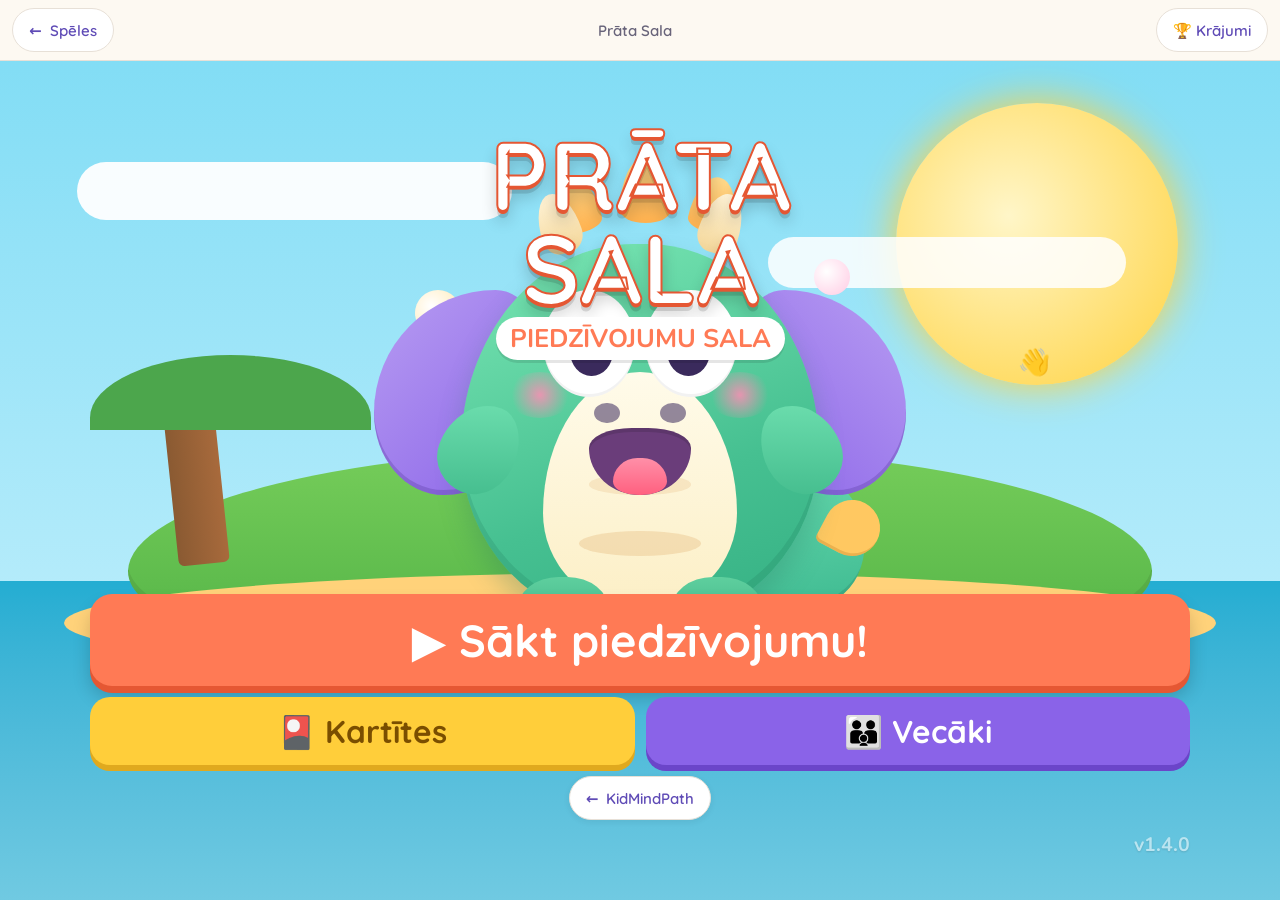
<file: index.html>
<!doctype html>
<html lang="lv">
  <head>
    <meta charset="UTF-8" />
    <!-- viewport-fit=cover is what makes env(safe-area-inset-*) non-zero -->
    <meta
      name="viewport"
      content="width=device-width, initial-scale=1.0, viewport-fit=cover"
    />
    <meta
      name="description"
      content="Prāta Piedzīvojumu Sala - bērnu attīstības mini spēļu sala"
    />
    <!-- Since React, Babel and the fonts were vendored into ./vendor and
         ./shared, this app makes no third-party requests at all and the policy
         can say so. 'unsafe-eval' and 'unsafe-inline' are unavoidable and not
         incidental: support.js is a design-board runtime that compiles the
         game with Babel and evaluates it through `new Function`, and every
         element in "Prata Sala.dc.html" is styled with a style attribute.
         With those keywords present script-src stops approximately nothing —
         it is here for the origin restriction, not as an XSS defence.

         What still does real work: connect-src, img-src and font-src pinned to
         'self' leave injected code nowhere to send data, and
         object-src/base-uri/form-action close the usual side doors.

         frame-ancestors is deliberately absent — browsers ignore it in a
         <meta> policy and log an error, and GitHub Pages cannot set headers. -->
    <meta
      http-equiv="Content-Security-Policy"
      content="default-src 'self'; script-src 'self' 'unsafe-eval' 'unsafe-inline'; style-src 'self' 'unsafe-inline'; img-src 'self' data:; font-src 'self'; media-src 'self'; connect-src 'self'; base-uri 'none'; form-action 'none'; object-src 'none'"
    />
    <meta name="referrer" content="no-referrer" />
    <meta name="theme-color" content="#dceaf7" />
    <!-- Without this the browser falls back to requesting /favicon.ico, which
         does not exist here and 404'd on every load. -->
    <link rel="icon" href="./favicon.svg" type="image/svg+xml" />
    <title>Prāta Piedzīvojumu Sala</title>
    <!-- KidMindPath design system. This is what makes the "Nunito" below an
         actual font: the family was named here from the start, but nothing
         ever loaded it, so the game shipped in whatever generic sans-serif the
         device happened to pick. -->
    <link rel="stylesheet" href="./shared/kidmindpath-fonts.css" />
    <link rel="stylesheet" href="./shared/kidmindpath-tokens.css" />
    <link rel="stylesheet" href="./shared/kidmindpath-ui.css" />
    <!-- Classic script. Must load before the game: "Prata Sala.dc.html"
         reads window.KMP at module scope to namespace SAVE_KEY. -->
    <script src="./shared/kmp.js"></script>
    <style>
      html,
      body {
        min-height: 100%;
        margin: 0;
        overflow-x: hidden;
        background: #dceaf7;
      }

      body {
        min-width: 320px;
        /* The game sets its own font on [data-app="screen"], so this changes
           nothing visible today. Without it, though, <body> inherits the
           browser default, and anything that ever renders outside the screen
           element lands in Times New Roman. */
        font-family: var(--kmp-font-body);
      }

      .boot-error {
        min-height: 100dvh;
        display: grid;
        place-items: center;
        padding: 24px;
        color: #34245c;
        font: 700 18px/1.35 var(--kmp-font-display);
        text-align: center;
      }

      /* The design board wraps the playable phone in a page of annotations and
         a mock device bezel. index.html keeps only the screen and gives it the
         whole viewport — position:fixed sidesteps the entire wrapper chain
         (page -> frame -> device -> themeVars), so none of those need styling
         at all. Custom properties still inherit through a fixed element, so
         --sky-top and --u (from "Prata Sala.dc.html") keep working. */
      [data-app="screen"] {
        position: fixed;
        /* The KidMindPath bar is fixed over the top of the viewport, so the
           screen has to start below it. --kmp-bar-h is published by
           shared/kmp.js and is 0 when there is no bar. */
        inset: var(--kmp-bar-h, 0px) 0 0 0;
        overflow: hidden;
        font-family: var(--kmp-font-body);
        /* the theme's sky colour, so a notch or home-indicator inset blends in
           instead of showing white */
        background: var(--sky-top, #dceaf7);
        /* screens inside are position:absolute inset:0, and absolute children
           resolve against the padding box — so this keeps content clear of the
           notch and home indicator */
        padding: env(safe-area-inset-top) env(safe-area-inset-right)
          env(safe-area-inset-bottom) env(safe-area-inset-left);
      }
    </style>
  </head>
  <body>
    <noscript>
      <div class="boot-error">
        Lai spēlētu Prāta Piedzīvojumu Salu, pārlūkā jābūt ieslēgtam JavaScript.
      </div>
    </noscript>

    <script>
      (async () => {
        const sourceUrl = "./Prata%20Sala.dc.html";
        const response = await fetch(sourceUrl);

        if (!response.ok) {
          throw new Error(`Neizdevās ielādēt spēli: ${response.status}`);
        }

        const source = await response.text();
        const sourceDoc = new DOMParser().parseFromString(source, "text/html");
        const sourceDc = sourceDoc.querySelector("x-dc");
        const sourceLogic = sourceDoc.querySelector("script[data-dc-script]");

        if (!sourceDc || !sourceLogic) {
          throw new Error("Spēles eksportā trūkst nepieciešamā x-dc satura.");
        }

        // The export is a design board: style comparisons, headings, and one
        // playable phone. Select by data-app hook rather than child index so
        // rearranging the board can't silently mount the wrong subtree.
        const page = sourceDc.querySelector('[data-app="page"]');
        const playableFrame = sourceDc.querySelector('[data-app="frame"]');

        if (!page || !playableFrame) {
          throw new Error("Spēles sākuma ekrānu neizdevās sagatavot.");
        }

        // Drop the annotations, keep the screen. These all carry board-layout
        // inline styles that only make sense on the board — the bezel, the
        // 430px frame, the 9:16 aspect ratio and rounded corners. Clearing them
        // hands layout to the [data-app] rules in this file's stylesheet.
        page.replaceChildren(playableFrame);
        page.removeAttribute("style");
        playableFrame.removeAttribute("style");
        for (const hook of ["device", "screen"]) {
          playableFrame
            .querySelector(`[data-app="${hook}"]`)
            ?.removeAttribute("style");
        }

        const dc = sourceDc.cloneNode(true);
        document.body.appendChild(dc);

        const logic = document.createElement("script");
        logic.type = "text/x-dc";
        logic.setAttribute("data-dc-script", "");
        logic.setAttribute(
          "data-props",
          sourceLogic.getAttribute("data-props") || "{}"
        );
        logic.textContent = sourceLogic.textContent || "";
        document.body.appendChild(logic);

        const runtime = document.createElement("script");
        runtime.src = "./support.js";
        document.head.appendChild(runtime);

        // The bar back to the hub. Its onLeave flushes progress, because this
        // game saves at round boundaries rather than continuously and the bar
        // leaves on a plain tap — see componentDidMount in the board export,
        // which publishes __prataSaveProgress.
        try {
          window.KMP &&
            window.KMP.homeBar({
              appId: "PrataSala",
              title: "Prāta Sala",
              onLeave: () => window.__prataSaveProgress && window.__prataSaveProgress(),
            });
        } catch (error) {
          console.error("kmp: bar failed to mount", error);
        }
      })().catch((error) => {
        console.error(error);
        document.body.innerHTML =
          '<div class="boot-error">Spēli pašlaik neizdevās ielādēt. Pārbaudi, vai visi faili ir augšupielādēti kopā.</div>';
      });
    </script>
  </body>
</html>
</file>
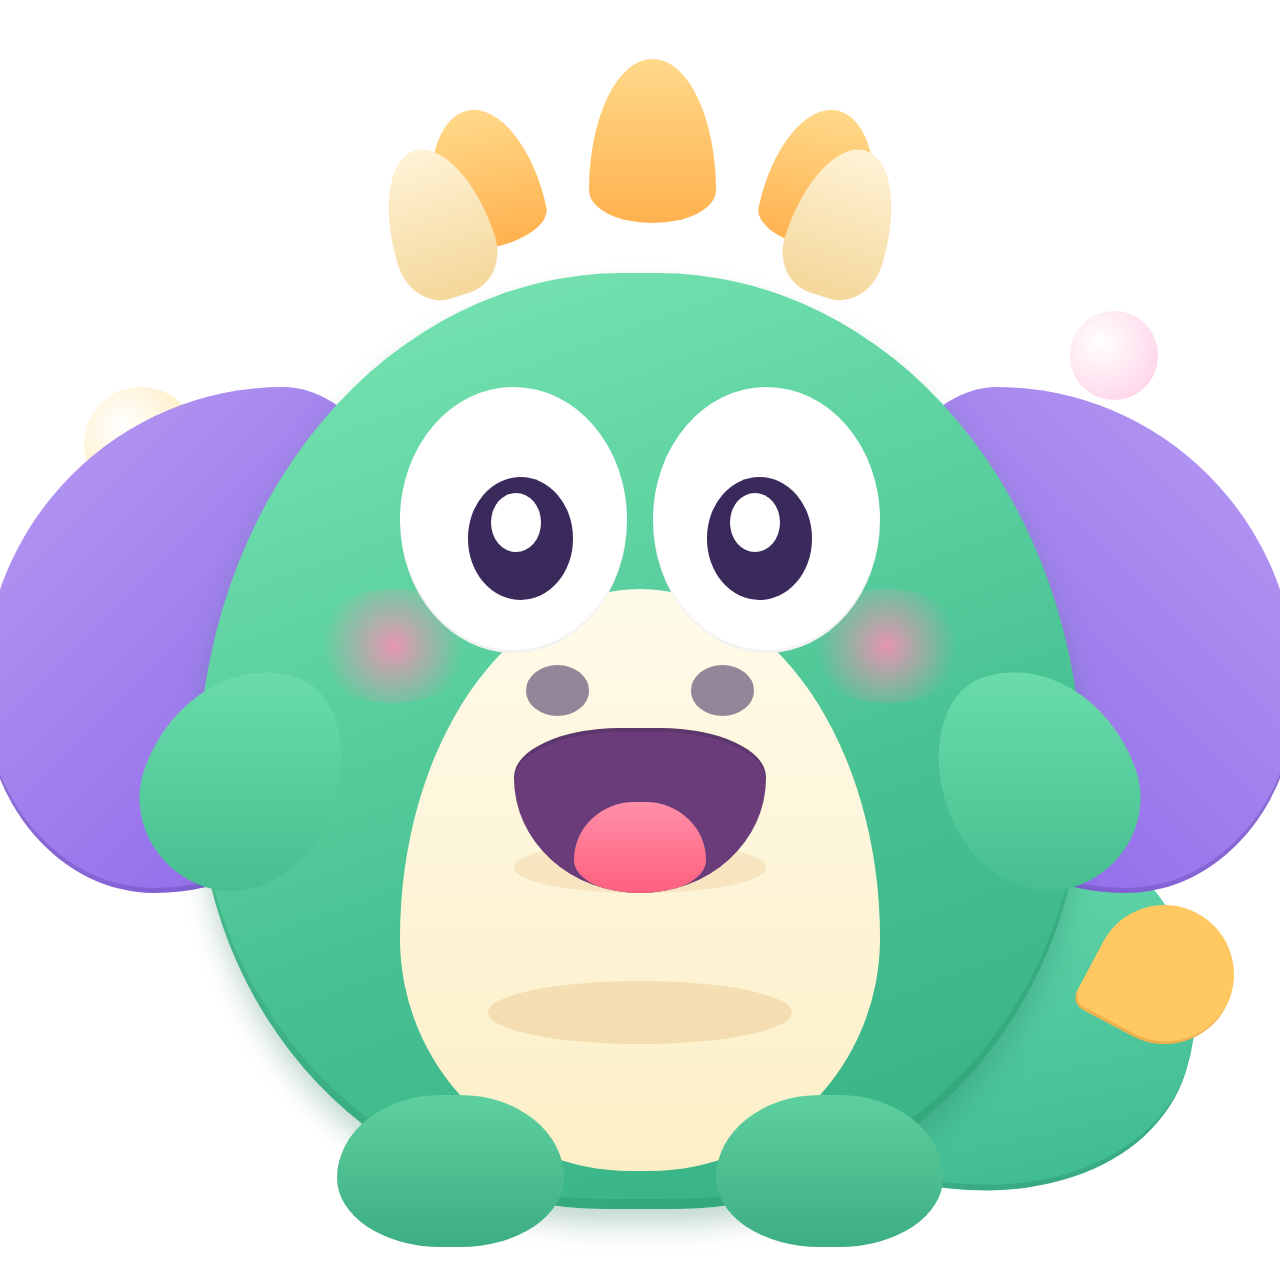
<file: Dragon.dc.html>
<!DOCTYPE html>
<html>
<head>
<meta charset="utf-8">
<meta name="viewport" content="width=device-width, initial-scale=1">
<script src="./support.js"></script>
</head>
<body>
<x-dc>
<helmet>
<style>
@keyframes drgBob { 0%,100%{ transform: translateY(0) rotate(-1.5deg);} 50%{ transform: translateY(-4%) rotate(1.5deg);} }
@keyframes drgWingL { 0%,100%{ transform: rotate(8deg);} 50%{ transform: rotate(-16deg);} }
@keyframes drgWingR { 0%,100%{ transform: rotate(-8deg);} 50%{ transform: rotate(16deg);} }
@keyframes drgBlink { 0%,92%,100%{ transform: scaleY(1);} 96%{ transform: scaleY(0.1);} }
@keyframes drgPuff { 0%{ transform: scale(0.6); opacity:0;} 30%{ opacity:0.9;} 100%{ transform: scale(1.4) translate(8%,-30%); opacity:0;} }
</style>
</helmet>
<div style="position: relative; width: 100%; aspect-ratio: 1 / 1;">

  <!-- floating sparkle puffs -->
  <div style="position:absolute; left:6%; top:30%; width:9%; aspect-ratio:1; border-radius:50%; background:radial-gradient(circle at 35% 35%, #fff, #FFE6A8); animation: drgPuff 2.6s ease-out infinite;"></div>
  <div style="position:absolute; left:84%; top:24%; width:7%; aspect-ratio:1; border-radius:50%; background:radial-gradient(circle at 35% 35%, #fff, #FFCBE3); animation: drgPuff 3.1s ease-out 0.8s infinite;"></div>

  <div style="position:absolute; inset:0; animation: drgBob 3.4s ease-in-out infinite; transform-origin:50% 90%;">

    <!-- tail -->
    <div style="position:absolute; left:60%; bottom:6%; width:34%; height:30%; background:linear-gradient(150deg, #6FE0B4, #38B58C); border-radius:60% 40% 60% 40% / 60% 50% 50% 40%; transform: rotate(18deg); box-shadow: inset 0 -6px 0 rgba(20,90,70,.18);"></div>
    <div style="position:absolute; left:86%; bottom:18%; width:11%; height:11%; background:#FFC861; border-radius:50% 50% 50% 10%; transform: rotate(28deg); box-shadow: inset 0 -3px 0 rgba(180,110,20,.25);"></div>

    <!-- wings -->
    <div style="position:absolute; left:-2%; top:30%; width:34%; height:40%; background:linear-gradient(135deg, #B79CF2, #8A63E8); border-radius:70% 30% 60% 40% / 60% 40% 60% 40%; transform-origin:90% 60%; animation: drgWingL 1.6s ease-in-out infinite; box-shadow: inset 0 -5px 0 rgba(70,40,140,.25);"></div>
    <div style="position:absolute; right:-2%; top:30%; width:34%; height:40%; background:linear-gradient(225deg, #B79CF2, #8A63E8); border-radius:30% 70% 40% 60% / 40% 60% 40% 60%; transform-origin:10% 60%; animation: drgWingR 1.6s ease-in-out infinite; box-shadow: inset 0 -5px 0 rgba(70,40,140,.25);"></div>

    <!-- back spikes -->
    <div style="position:absolute; left:33%; top:8%; width:9%; height:11%; background:linear-gradient(180deg,#FFD98A,#FFB14E); border-radius:50% 50% 50% 50% / 80% 80% 20% 20%; transform: rotate(-12deg);"></div>
    <div style="position:absolute; left:46%; top:4%; width:10%; height:13%; background:linear-gradient(180deg,#FFD98A,#FFB14E); border-radius:50% 50% 50% 50% / 80% 80% 20% 20%;"></div>
    <div style="position:absolute; left:60%; top:8%; width:9%; height:11%; background:linear-gradient(180deg,#FFD98A,#FFB14E); border-radius:50% 50% 50% 50% / 80% 80% 20% 20%; transform: rotate(12deg);"></div>

    <!-- horns -->
    <div style="position:absolute; left:30%; top:11%; width:8%; height:12%; background:linear-gradient(180deg,#FFF3D6,#F4D79A); border-radius:50% 50% 40% 40% / 70% 70% 30% 30%; transform: rotate(-18deg);"></div>
    <div style="position:absolute; left:62%; top:11%; width:8%; height:12%; background:linear-gradient(180deg,#FFF3D6,#F4D79A); border-radius:50% 50% 40% 40% / 70% 70% 30% 30%; transform: rotate(18deg);"></div>

    <!-- body -->
    <div style="position:absolute; left:15%; bottom:5%; width:70%; height:74%; background:linear-gradient(160deg, #74E2B0 8%, #46C091 62%, #34B083 100%); border-radius:48% 48% 46% 46% / 54% 54% 46% 46%; box-shadow: inset 0 -10px 0 rgba(20,100,75,.16), 0 16px 26px rgba(40,120,95,.28);"></div>

    <!-- belly -->
    <div style="position:absolute; left:31%; bottom:8%; width:38%; height:46%; background:linear-gradient(180deg, #FFFBEA, #FCEFC6); border-radius:50% 50% 48% 48% / 60% 60% 40% 40%;"></div>
    <div style="position:absolute; left:38%; bottom:18%; width:24%; height:5%; border-radius:50%; background:rgba(225,180,120,.35);"></div>
    <div style="position:absolute; left:40%; bottom:30%; width:20%; height:4%; border-radius:50%; background:rgba(225,180,120,.25);"></div>

    <!-- feet -->
    <div style="position:absolute; left:26%; bottom:2%; width:18%; height:12%; background:linear-gradient(180deg,#5ECF9E,#3CAE83); border-radius:50% 50% 50% 50% / 60% 60% 50% 50%;"></div>
    <div style="position:absolute; right:26%; bottom:2%; width:18%; height:12%; background:linear-gradient(180deg,#5ECF9E,#3CAE83); border-radius:50% 50% 50% 50% / 60% 60% 50% 50%;"></div>

    <!-- arms -->
    <div style="position:absolute; left:11%; bottom:30%; width:15%; height:18%; background:linear-gradient(160deg,#6FE0B0,#42BB8C); border-radius:60% 40% 50% 50% / 60% 50% 50% 40%; transform: rotate(20deg);"></div>
    <div style="position:absolute; right:11%; bottom:30%; width:15%; height:18%; background:linear-gradient(200deg,#6FE0B0,#42BB8C); border-radius:40% 60% 50% 50% / 50% 60% 40% 50%; transform: rotate(-20deg);"></div>

    <!-- cheeks -->
    <div style="position:absolute; left:24%; top:46%; width:13%; height:9%; background:radial-gradient(circle, rgba(255,140,180,.85), rgba(255,140,180,0) 70%); border-radius:50%;"></div>
    <div style="position:absolute; right:24%; top:46%; width:13%; height:9%; background:radial-gradient(circle, rgba(255,140,180,.85), rgba(255,140,180,0) 70%); border-radius:50%;"></div>

    <!-- eyes -->
    <div style="position:absolute; left:31%; top:30%; width:18%; height:21%; background:#fff; border-radius:50%; box-shadow: inset 0 -3px 0 rgba(0,0,0,.05); animation: drgBlink 4.2s ease-in-out infinite; transform-origin:50% 50%;">
      <div style="position:absolute; left:30%; top:34%; width:46%; height:46%; background:#3A2A5C; border-radius:50%;"></div>
      <div style="position:absolute; left:40%; top:40%; width:22%; height:22%; background:#fff; border-radius:50%;"></div>
    </div>
    <div style="position:absolute; right:31%; top:30%; width:18%; height:21%; background:#fff; border-radius:50%; box-shadow: inset 0 -3px 0 rgba(0,0,0,.05); animation: drgBlink 4.2s ease-in-out infinite; transform-origin:50% 50%;">
      <div style="position:absolute; left:24%; top:34%; width:46%; height:46%; background:#3A2A5C; border-radius:50%;"></div>
      <div style="position:absolute; left:34%; top:40%; width:22%; height:22%; background:#fff; border-radius:50%;"></div>
    </div>

    <!-- snout / mouth -->
    <div style="position:absolute; left:41%; top:52%; width:5%; height:4%; background:#3A2A5C; border-radius:50%; opacity:.55;"></div>
    <div style="position:absolute; left:54%; top:52%; width:5%; height:4%; background:#3A2A5C; border-radius:50%; opacity:.55;"></div>
    <div style="position:absolute; left:40%; top:57%; width:20%; height:13%; background:#6A3D7A; border-radius:42% 42% 50% 50% / 30% 30% 70% 70%; overflow:hidden; box-shadow: inset 0 4px 0 rgba(0,0,0,.12);">
      <div style="position:absolute; left:24%; bottom:0; width:52%; height:55%; background:linear-gradient(180deg,#FF8FA8,#FF607F); border-radius:50% 50% 50% 50% / 70% 70% 40% 40%;"></div>
    </div>
  </div>
</div>
</x-dc>
<script type="text/x-dc" data-dc-script data-props="{&quot;$preview&quot;: {&quot;width&quot;: 280, &quot;height&quot;: 280}}"></script>
</body>
</html>
</file>
<file: shared/kidmindpath-fonts.css>
/* kidmindpath-shared v1.1.0 — @font-face only. Do not edit in an app copy;
   edit Hifistereo.github.io/shared/ and re-sync. See shared/README.md. */

/* Quicksand + Nunito, vendored from Google Fonts (latin + latin-ext).
   latin-ext carries the Latvian diacritics: ā ē ī ū ķ ļ ņ ģ š ž č.

   Quicksand replaced Fredoka here (v1.1.0): Fredoka's own latin-ext subset
   is missing 9 of those 11 Latvian letters (only š/ž are present), so any
   Latvian heading, nav link or button using it silently fell back to a
   different font mid-word for the missing letters.

   Baloo 2 was tried first as a same-mood rounded/playful replacement and
   has full Latvian cmap coverage, but its combining-macron positioning is
   broken in the vendored file: ā/ē/ī/ū render with the macron floating
   away from the base letter instead of sitting above it (macron-marked
   letters only — caron/cedilla letters render fine). Quicksand is the
   next-closest rounded Google Font, has full Latvian coverage, and was
   verified letter-by-letter (including ā/ē/ī/ū) to place every mark
   correctly before swapping. */


/* Quicksand 400 normal latin-ext */
@font-face {font-family: 'Quicksand';
  font-style: normal;
  font-weight: 400;
  font-display: swap;
  src: url(fonts/quicksand-400-normal-latin-ext.woff2) format('woff2');
  unicode-range: U+0100-02BA, U+02BD-02C5, U+02C7-02CC, U+02CE-02D7, U+02DD-02FF, U+0304, U+0308, U+0329, U+1D00-1DBF, U+1E00-1E9F, U+1EF2-1EFF, U+2020, U+20A0-20AB, U+20AD-20C0, U+2113, U+2C60-2C7F, U+A720-A7FF;
}

/* Quicksand 400 normal latin */
@font-face {font-family: 'Quicksand';
  font-style: normal;
  font-weight: 400;
  font-display: swap;
  src: url(fonts/quicksand-400-normal-latin.woff2) format('woff2');
  unicode-range: U+0000-00FF, U+0131, U+0152-0153, U+02BB-02BC, U+02C6, U+02DA, U+02DC, U+0304, U+0308, U+0329, U+2000-206F, U+20AC, U+2122, U+2191, U+2193, U+2212, U+2215, U+FEFF, U+FFFD;
}

/* Quicksand 500 normal latin-ext */
@font-face {font-family: 'Quicksand';
  font-style: normal;
  font-weight: 500;
  font-display: swap;
  src: url(fonts/quicksand-500-normal-latin-ext.woff2) format('woff2');
  unicode-range: U+0100-02BA, U+02BD-02C5, U+02C7-02CC, U+02CE-02D7, U+02DD-02FF, U+0304, U+0308, U+0329, U+1D00-1DBF, U+1E00-1E9F, U+1EF2-1EFF, U+2020, U+20A0-20AB, U+20AD-20C0, U+2113, U+2C60-2C7F, U+A720-A7FF;
}

/* Quicksand 500 normal latin */
@font-face {font-family: 'Quicksand';
  font-style: normal;
  font-weight: 500;
  font-display: swap;
  src: url(fonts/quicksand-500-normal-latin.woff2) format('woff2');
  unicode-range: U+0000-00FF, U+0131, U+0152-0153, U+02BB-02BC, U+02C6, U+02DA, U+02DC, U+0304, U+0308, U+0329, U+2000-206F, U+20AC, U+2122, U+2191, U+2193, U+2212, U+2215, U+FEFF, U+FFFD;
}

/* Quicksand 600 normal latin-ext */
@font-face {font-family: 'Quicksand';
  font-style: normal;
  font-weight: 600;
  font-display: swap;
  src: url(fonts/quicksand-600-normal-latin-ext.woff2) format('woff2');
  unicode-range: U+0100-02BA, U+02BD-02C5, U+02C7-02CC, U+02CE-02D7, U+02DD-02FF, U+0304, U+0308, U+0329, U+1D00-1DBF, U+1E00-1E9F, U+1EF2-1EFF, U+2020, U+20A0-20AB, U+20AD-20C0, U+2113, U+2C60-2C7F, U+A720-A7FF;
}

/* Quicksand 600 normal latin */
@font-face {font-family: 'Quicksand';
  font-style: normal;
  font-weight: 600;
  font-display: swap;
  src: url(fonts/quicksand-600-normal-latin.woff2) format('woff2');
  unicode-range: U+0000-00FF, U+0131, U+0152-0153, U+02BB-02BC, U+02C6, U+02DA, U+02DC, U+0304, U+0308, U+0329, U+2000-206F, U+20AC, U+2122, U+2191, U+2193, U+2212, U+2215, U+FEFF, U+FFFD;
}

/* Quicksand 700 normal latin-ext */
@font-face {font-family: 'Quicksand';
  font-style: normal;
  font-weight: 700;
  font-display: swap;
  src: url(fonts/quicksand-700-normal-latin-ext.woff2) format('woff2');
  unicode-range: U+0100-02BA, U+02BD-02C5, U+02C7-02CC, U+02CE-02D7, U+02DD-02FF, U+0304, U+0308, U+0329, U+1D00-1DBF, U+1E00-1E9F, U+1EF2-1EFF, U+2020, U+20A0-20AB, U+20AD-20C0, U+2113, U+2C60-2C7F, U+A720-A7FF;
}

/* Quicksand 700 normal latin */
@font-face {font-family: 'Quicksand';
  font-style: normal;
  font-weight: 700;
  font-display: swap;
  src: url(fonts/quicksand-700-normal-latin.woff2) format('woff2');
  unicode-range: U+0000-00FF, U+0131, U+0152-0153, U+02BB-02BC, U+02C6, U+02DA, U+02DC, U+0304, U+0308, U+0329, U+2000-206F, U+20AC, U+2122, U+2191, U+2193, U+2212, U+2215, U+FEFF, U+FFFD;
}

/* Nunito 700 italic latin-ext */
@font-face {font-family: 'Nunito';
  font-style: italic;
  font-weight: 700;
  font-display: swap;
  src: url(fonts/nunito-700-italic-latin-ext.woff2) format('woff2');
  unicode-range: U+0100-02BA, U+02BD-02C5, U+02C7-02CC, U+02CE-02D7, U+02DD-02FF, U+0304, U+0308, U+0329, U+1D00-1DBF, U+1E00-1E9F, U+1EF2-1EFF, U+2020, U+20A0-20AB, U+20AD-20C0, U+2113, U+2C60-2C7F, U+A720-A7FF;
}

/* Nunito 700 italic latin */
@font-face {font-family: 'Nunito';
  font-style: italic;
  font-weight: 700;
  font-display: swap;
  src: url(fonts/nunito-700-italic-latin.woff2) format('woff2');
  unicode-range: U+0000-00FF, U+0131, U+0152-0153, U+02BB-02BC, U+02C6, U+02DA, U+02DC, U+0304, U+0308, U+0329, U+2000-206F, U+20AC, U+2122, U+2191, U+2193, U+2212, U+2215, U+FEFF, U+FFFD;
}

/* Nunito 400 normal latin-ext */
@font-face {font-family: 'Nunito';
  font-style: normal;
  font-weight: 400;
  font-display: swap;
  src: url(fonts/nunito-400-normal-latin-ext.woff2) format('woff2');
  unicode-range: U+0100-02BA, U+02BD-02C5, U+02C7-02CC, U+02CE-02D7, U+02DD-02FF, U+0304, U+0308, U+0329, U+1D00-1DBF, U+1E00-1E9F, U+1EF2-1EFF, U+2020, U+20A0-20AB, U+20AD-20C0, U+2113, U+2C60-2C7F, U+A720-A7FF;
}

/* Nunito 400 normal latin */
@font-face {font-family: 'Nunito';
  font-style: normal;
  font-weight: 400;
  font-display: swap;
  src: url(fonts/nunito-400-normal-latin.woff2) format('woff2');
  unicode-range: U+0000-00FF, U+0131, U+0152-0153, U+02BB-02BC, U+02C6, U+02DA, U+02DC, U+0304, U+0308, U+0329, U+2000-206F, U+20AC, U+2122, U+2191, U+2193, U+2212, U+2215, U+FEFF, U+FFFD;
}

/* Nunito 600 normal latin-ext */
@font-face {font-family: 'Nunito';
  font-style: normal;
  font-weight: 600;
  font-display: swap;
  src: url(fonts/nunito-600-normal-latin-ext.woff2) format('woff2');
  unicode-range: U+0100-02BA, U+02BD-02C5, U+02C7-02CC, U+02CE-02D7, U+02DD-02FF, U+0304, U+0308, U+0329, U+1D00-1DBF, U+1E00-1E9F, U+1EF2-1EFF, U+2020, U+20A0-20AB, U+20AD-20C0, U+2113, U+2C60-2C7F, U+A720-A7FF;
}

/* Nunito 600 normal latin */
@font-face {font-family: 'Nunito';
  font-style: normal;
  font-weight: 600;
  font-display: swap;
  src: url(fonts/nunito-600-normal-latin.woff2) format('woff2');
  unicode-range: U+0000-00FF, U+0131, U+0152-0153, U+02BB-02BC, U+02C6, U+02DA, U+02DC, U+0304, U+0308, U+0329, U+2000-206F, U+20AC, U+2122, U+2191, U+2193, U+2212, U+2215, U+FEFF, U+FFFD;
}

/* Nunito 700 normal latin-ext */
@font-face {font-family: 'Nunito';
  font-style: normal;
  font-weight: 700;
  font-display: swap;
  src: url(fonts/nunito-700-normal-latin-ext.woff2) format('woff2');
  unicode-range: U+0100-02BA, U+02BD-02C5, U+02C7-02CC, U+02CE-02D7, U+02DD-02FF, U+0304, U+0308, U+0329, U+1D00-1DBF, U+1E00-1E9F, U+1EF2-1EFF, U+2020, U+20A0-20AB, U+20AD-20C0, U+2113, U+2C60-2C7F, U+A720-A7FF;
}

/* Nunito 700 normal latin */
@font-face {font-family: 'Nunito';
  font-style: normal;
  font-weight: 700;
  font-display: swap;
  src: url(fonts/nunito-700-normal-latin.woff2) format('woff2');
  unicode-range: U+0000-00FF, U+0131, U+0152-0153, U+02BB-02BC, U+02C6, U+02DA, U+02DC, U+0304, U+0308, U+0329, U+2000-206F, U+20AC, U+2122, U+2191, U+2193, U+2212, U+2215, U+FEFF, U+FFFD;
}

/* Nunito 800 normal latin-ext */
@font-face {font-family: 'Nunito';
  font-style: normal;
  font-weight: 800;
  font-display: swap;
  src: url(fonts/nunito-800-normal-latin-ext.woff2) format('woff2');
  unicode-range: U+0100-02BA, U+02BD-02C5, U+02C7-02CC, U+02CE-02D7, U+02DD-02FF, U+0304, U+0308, U+0329, U+1D00-1DBF, U+1E00-1E9F, U+1EF2-1EFF, U+2020, U+20A0-20AB, U+20AD-20C0, U+2113, U+2C60-2C7F, U+A720-A7FF;
}

/* Nunito 800 normal latin */
@font-face {font-family: 'Nunito';
  font-style: normal;
  font-weight: 800;
  font-display: swap;
  src: url(fonts/nunito-800-normal-latin.woff2) format('woff2');
  unicode-range: U+0000-00FF, U+0131, U+0152-0153, U+02BB-02BC, U+02C6, U+02DA, U+02DC, U+0304, U+0308, U+0329, U+2000-206F, U+20AC, U+2122, U+2191, U+2193, U+2212, U+2215, U+FEFF, U+FFFD;
}
</file>
<file: shared/kidmindpath-tokens.css>
/* kidmindpath-shared v1.0.0 — design tokens. Do not edit in an app copy;
   edit Hifistereo.github.io/shared/ and re-sync. See shared/README.md.

   Custom properties only. Dropping this file into an app changes nothing
   until something references a token, so it is always safe to add first and
   adopt gradually.

   Naming: every token is prefixed --kmp- so it can never collide with an
   app's own variables. Apps keep their existing variable names and repoint
   them at these, rather than renaming call sites across their components. */

:root {
  /* ---- Neutrals -------------------------------------------------------
     Warm cream rather than white. Six sites on the same domain reading as
     one product depends more on a shared paper colour than on anything
     else here. */
  --kmp-paper:        #fffaf2;   /* page background */
  --kmp-paper-sunk:   #f4eee6;   /* footers, wells, inset areas */
  --kmp-surface:      #ffffff;   /* cards and raised panels */
  --kmp-line:         #e7e0d7;   /* hairline borders on paper */

  --kmp-ink:          #24213b;   /* body + headings          14.9:1 on paper */
  --kmp-ink-soft:     #68647a;   /* secondary copy            5.5:1 on paper */

  /* ---- Brand ----------------------------------------------------------
     The KidMindPath purple. Used for the wordmark, the hub's primary
     actions, and the .kmp-home control in every app. */
  --kmp-brand:        #5f4bb6;   /*  6.4:1 on paper, white on it 6.6:1 */
  --kmp-brand-deep:   #42317f;   /* pressed state / --kmp-edge shade */
  --kmp-brand-tint:   #f0ecff;
  --kmp-sun:          #ffc857;   /* focus ring + highlight, never text */

  /* ---- Type -----------------------------------------------------------
     Quicksand for anything a child reads as a label; Nunito for prose.
     Both are loaded by kidmindpath-fonts.css — link that file too, or
     these stacks silently fall through to the system font, which is the
     bug this design system exists to fix.

     Quicksand (not Fredoka): Fredoka's own latin-ext subset is missing 9 of
     the 11 Latvian diacritic letters, so Latvian display text rendered in
     it silently switched fonts mid-word for those letters. Baloo 2 was
     tried as a same-mood rounded replacement first but has broken
     combining-macron placement (ā/ē/ī/ū render with the accent floating
     off the letter). Quicksand has full Latvian coverage with every mark
     correctly positioned — see kidmindpath-fonts.css for the full note.

     Available weights are exactly: Quicksand 400/500/600/700,
     Nunito 400/600/700/700-italic/800. Asking for anything else gets a
     synthesised face that looks wrong. Do not use 850. */
  --kmp-font-display: 'Quicksand', 'Nunito', system-ui, sans-serif;
  --kmp-font-body:    'Nunito', system-ui, -apple-system, 'Segoe UI', sans-serif;

  --kmp-t-xs:   0.8125rem;
  --kmp-t-sm:   0.9375rem;
  --kmp-t-md:   1.0625rem;
  --kmp-t-lg:   clamp(1.25rem, 3.2vw, 1.75rem);
  --kmp-t-xl:   clamp(1.75rem, 5vw, 2.75rem);
  --kmp-t-2xl:  clamp(2.25rem, 8vw, 4rem);
  --kmp-t-3xl:  clamp(2.7rem, 6vw, 5.4rem);   /* hub hero only */

  /* ---- Space (8px base) ---------------------------------------------- */
  --kmp-s-1: 0.25rem;
  --kmp-s-2: 0.5rem;
  --kmp-s-3: 0.75rem;
  --kmp-s-4: 1rem;
  --kmp-s-5: 1.5rem;
  --kmp-s-6: 2rem;
  --kmp-s-7: 3rem;
  --kmp-s-8: 4rem;

  /* ---- Radii ----------------------------------------------------------
     Generously round throughout: it is the fastest visual cue that a
     surface belongs to this family rather than to a generic web page. */
  --kmp-r-sm:   0.5rem;
  --kmp-r-md:   1rem;
  --kmp-r-lg:   1.5rem;
  --kmp-r-xl:   2rem;
  --kmp-r-pill: 999px;

  /* ---- Elevation ------------------------------------------------------ */
  --kmp-shadow-1: 0 2px 6px rgba(29, 39, 51, .08);
  --kmp-shadow-2: 0 6px 18px rgba(29, 39, 51, .12);
  --kmp-shadow-3: 0 14px 34px rgba(29, 39, 51, .18);
  /* The chunky bottom lip that makes a control look physically pressable
     to a small child. Pair it with a translateY on :active so the button
     visibly travels down onto the page. */
  --kmp-edge: 0 6px 0 rgba(0, 0, 0, .14);

  /* ---- Motion --------------------------------------------------------- */
  --kmp-ease-out:    cubic-bezier(.22, 1, .36, 1);
  --kmp-ease-bounce: cubic-bezier(.34, 1.56, .64, 1);
  --kmp-dur-fast: 150ms;
  --kmp-dur:      280ms;
  --kmp-dur-slow: 600ms;

  /* ---- Touch ----------------------------------------------------------
     Floor for anything a child taps. Apps aimed at toddlers raise it
     further (ENG-learning goes to 112px for its 2-4 track). */
  --kmp-tap-min: 88px;

  /* ---- Per-app accents ------------------------------------------------
     Each app owns one hue, drawn from its own existing palette, so a child
     can tell the five apps apart at a glance while everything structural
     stays shared. The hub's cards use these same values, so a card is a
     preview of the app it opens.

     Three roles, and they are not interchangeable:
       -tint  card / panel background
       -hue   DECORATIVE ONLY — icon fills, rules, progress. Never text.
              Paint's gold carries white text at only 2.8:1.
       -ink   text on paper or tint, AND button background with white text
       -line  border on tint

     Every -ink is >= 4.9:1 on both paper and its own tint, and white on
     every -ink is >= 5.4:1. Verified, not eyeballed. */

  --kmp-prata-tint: #f0ebfd;
  --kmp-prata-hue:  #7a55d6;
  --kmp-prata-ink:  #5a3aa8;
  --kmp-prata-line: #ddd2f8;

  --kmp-paint-tint: #fdf3da;
  --kmp-paint-hue:  #cf8f16;
  --kmp-paint-ink:  #8b6200;
  --kmp-paint-line: #f2e0ae;

  --kmp-kidla-tint: #fbeaf5;
  --kmp-kidla-hue:  #b04b8f;
  --kmp-kidla-ink:  #82346a;
  --kmp-kidla-line: #f2cfe5;

  --kmp-eng-tint:   #e6f4f9;
  --kmp-eng-hue:    #1b7f9e;
  --kmp-eng-ink:    #126782;
  --kmp-eng-line:   #c3e3ee;

  --kmp-memory-tint: #e9f4ed;
  --kmp-memory-hue:  #3f7f59;
  --kmp-memory-ink:  #2e6544;
  --kmp-memory-line: #c9e3d3;
}
</file>
<file: shared/kidmindpath-ui.css>
/* kidmindpath-shared v1.1.0 — UI primitives. Do not edit in an app copy;
   edit Hifistereo.github.io/shared/ and re-sync. See shared/README.md.

   Optional layer. Requires kidmindpath-tokens.css and kidmindpath-fonts.css.
   An app can take the tokens without taking this file; most apps only need
   .kmp-bar from here. */

/* ---- Shared focus ring -------------------------------------------------
   Wrapped in :where() so it has ZERO specificity. It gives every app the
   same high-visibility focus ring for free, and any rule an app already has
   beats it without needing !important. */
:where(a, button, input, select, textarea, summary, [tabindex]):focus-visible {
  outline: 4px solid var(--kmp-sun);
  outline-offset: 3px;
}

/* ---- .kmp-home ---------------------------------------------------------
   The way back to kidmindpath.com from inside an app. Same markup and
   geometry in all five:

     <a class="kmp-home" href="https://www.kidmindpath.com/">
       <span aria-hidden="true">&#8592;</span> KidMindPath
     </a>

   Absolute URL on purpose: the apps are also reachable at
   hifistereo.github.io/<repo>/, where a root-relative "/" would land on the
   wrong site.

   Belongs on an app's start/menu screen only, never beside a running
   activity — a control that exits the game is not something to put under a
   toddler's hand mid-play. */
.kmp-home {
  display: inline-flex;
  align-items: center;
  gap: var(--kmp-s-2);
  min-height: 44px;
  padding: 0 var(--kmp-s-4);
  color: var(--kmp-brand);
  background: var(--kmp-surface);
  border: 1px solid var(--kmp-line);
  border-radius: var(--kmp-r-pill);
  box-shadow: var(--kmp-shadow-1);
  font-family: var(--kmp-font-display);
  font-size: var(--kmp-t-sm);
  font-weight: 600;
  line-height: 1;
  text-decoration: none;
  white-space: nowrap;
  transition: transform var(--kmp-dur-fast) var(--kmp-ease-out),
              box-shadow var(--kmp-dur-fast) var(--kmp-ease-out);
}

.kmp-home:hover {
  box-shadow: var(--kmp-shadow-2);
}

.kmp-home:active {
  transform: translateY(1px);
}

/* Overlay variant for apps whose start screen is a full-bleed illustration
   with no header to sit in. Clears the notch and the rounded-display
   corners; the tap target stays 44px regardless. */
.kmp-home--float {
  position: absolute;
  z-index: 30;
  top: calc(env(safe-area-inset-top, 0px) + var(--kmp-s-3));
  left: calc(env(safe-area-inset-left, 0px) + var(--kmp-s-3));
  background: rgba(255, 255, 255, .92);
  -webkit-backdrop-filter: blur(6px);
  backdrop-filter: blur(6px);
}

/* ---- .kmp-bar ----------------------------------------------------------
   The way back to the hub from inside a game, built by KMP.homeBar() in
   kmp.js. Fixed to the top of every screen and always visible, so swapping
   games never means hunting for a link.

   It leaves on a plain tap. That is a deliberate choice and it has a cost: a
   child mid-activity can hit it and end the round. Games mitigate by saving
   round state in the onLeave callback rather than by hiding the control.

   Height is published as --kmp-bar-h by kmp.js (measured, not guessed, because
   the safe-area inset changes it). Every game must make room for it —
   `padding-top: var(--kmp-bar-h)` on its root, or equivalent — since all five
   are full-screen layouts that would otherwise run underneath. */
.kmp-bar {
  position: fixed;
  inset: 0 0 auto 0;
  z-index: 2147483000;   /* above game overlays, sheets and confetti layers */
  display: flex;
  align-items: center;
  gap: var(--kmp-s-3);
  padding: var(--kmp-s-2) var(--kmp-s-3);
  padding-top: calc(env(safe-area-inset-top, 0px) + var(--kmp-s-2));
  padding-left: calc(env(safe-area-inset-left, 0px) + var(--kmp-s-3));
  padding-right: calc(env(safe-area-inset-right, 0px) + var(--kmp-s-3));
  color: var(--kmp-ink);
  background: rgba(255, 250, 242, .94);
  -webkit-backdrop-filter: blur(8px);
  backdrop-filter: blur(8px);
  border-bottom: 1px solid var(--kmp-line);
  font-family: var(--kmp-font-display);
  font-size: var(--kmp-t-sm);
  font-weight: 600;
  line-height: 1;
}

.kmp-bar__back,
.kmp-bar__who {
  display: inline-flex;
  align-items: center;
  gap: var(--kmp-s-2);
  /* 44px is the floor for a control an adult uses one-handed on a phone. */
  min-height: 44px;
  padding: 0 var(--kmp-s-4);
  color: var(--kmp-brand);
  background: var(--kmp-surface);
  border: 1px solid var(--kmp-line);
  border-radius: var(--kmp-r-pill);
  text-decoration: none;
  white-space: nowrap;
}

.kmp-bar__back:active,
.kmp-bar__who:active { transform: translateY(1px); }

/* The game's name. First to be sacrificed when the bar is tight — the two
   controls either side of it must never shrink or wrap. */
.kmp-bar__title {
  flex: 1;
  min-width: 0;
  overflow: hidden;
  text-align: center;
  text-overflow: ellipsis;
  white-space: nowrap;
  color: var(--kmp-ink-soft);
}

@media (max-width: 420px) {
  .kmp-bar__title { display: none; }
  .kmp-bar { justify-content: space-between; }
}

/* ---- .kmp-btn ----------------------------------------------------------
   Chunky pressable button. Set --kmp-btn-bg to an app's -ink token (never a
   -hue token: those do not carry white text at AA) and --kmp-btn-edge to a
   darker shade of it. */
.kmp-btn {
  --kmp-btn-bg: var(--kmp-brand);
  --kmp-btn-edge: var(--kmp-brand-deep);
  display: inline-flex;
  align-items: center;
  justify-content: center;
  gap: var(--kmp-s-2);
  min-height: 52px;
  padding: 0 var(--kmp-s-5);
  color: #fff;
  background: var(--kmp-btn-bg);
  border: none;
  border-radius: var(--kmp-r-md);
  box-shadow: 0 8px 0 var(--kmp-btn-edge);
  font-family: var(--kmp-font-display);
  font-size: var(--kmp-t-md);
  font-weight: 600;
  text-decoration: none;
  cursor: pointer;
  transition: transform var(--kmp-dur-fast) var(--kmp-ease-out),
              box-shadow var(--kmp-dur-fast) var(--kmp-ease-out);
}

.kmp-btn:hover {
  transform: translateY(2px);
  box-shadow: 0 6px 0 var(--kmp-btn-edge);
}

.kmp-btn:active {
  transform: translateY(6px);
  box-shadow: 0 2px 0 var(--kmp-btn-edge);
}

/* ---- .kmp-card ---------------------------------------------------------
   Tinted panel. Set --kmp-card-tint / --kmp-card-line from one app's accent
   trio, e.g. on the hub each game card carries that game's own hue. */
.kmp-card {
  --kmp-card-tint: var(--kmp-surface);
  --kmp-card-line: var(--kmp-line);
  display: flex;
  flex-direction: column;
  padding: var(--kmp-s-5);
  color: var(--kmp-ink);
  background: var(--kmp-card-tint);
  border: 1px solid var(--kmp-card-line);
  border-radius: var(--kmp-r-xl);
  box-shadow: 0 8px 0 var(--kmp-card-line);
}

/* ---- Motion ------------------------------------------------------------ */
@media (prefers-reduced-motion: reduce) {
  .kmp-home,
  .kmp-btn,
  .kmp-card {
    transition-duration: .01ms;
  }

  .kmp-home:active,
  .kmp-btn:hover,
  .kmp-btn:active {
    transform: none;
  }
}
</file>
